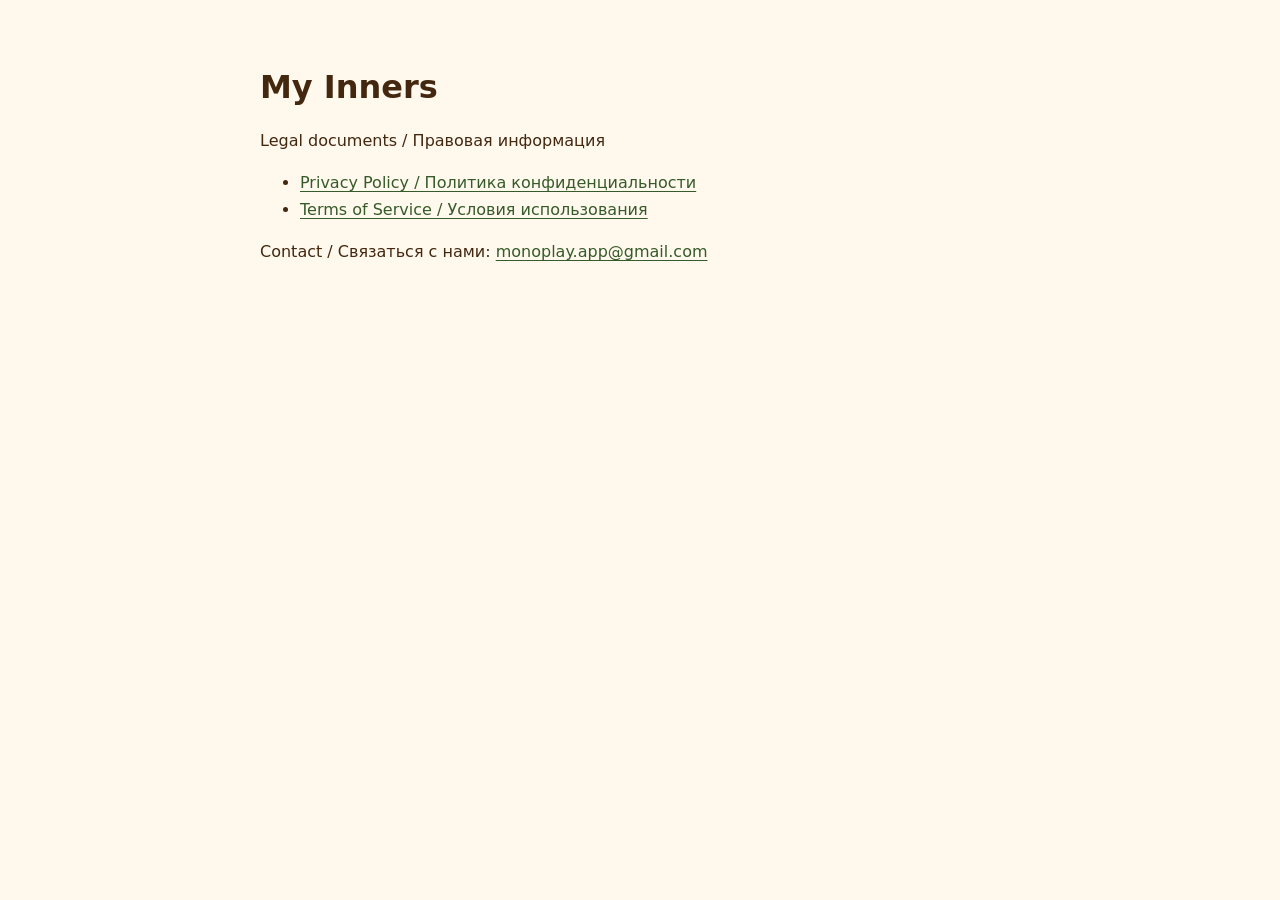
<file: index.html>
<!doctype html>
<html lang="en"><head><meta charset="utf-8"><meta name="viewport" content="width=device-width, initial-scale=1"><title>My Inners — Legal</title><link rel="stylesheet" href="style.css"></head>
<body><main><h1>My Inners</h1><p>Legal documents / Правовая информация</p><ul><li><a href="privacy-policy.html">Privacy Policy / Политика конфиденциальности</a></li><li><a href="terms-of-service.html">Terms of Service / Условия использования</a></li></ul><p>Contact / Связаться с нами: <a href="mailto:monoplay.app@gmail.com">monoplay.app@gmail.com</a></p></main></body></html>
</file>
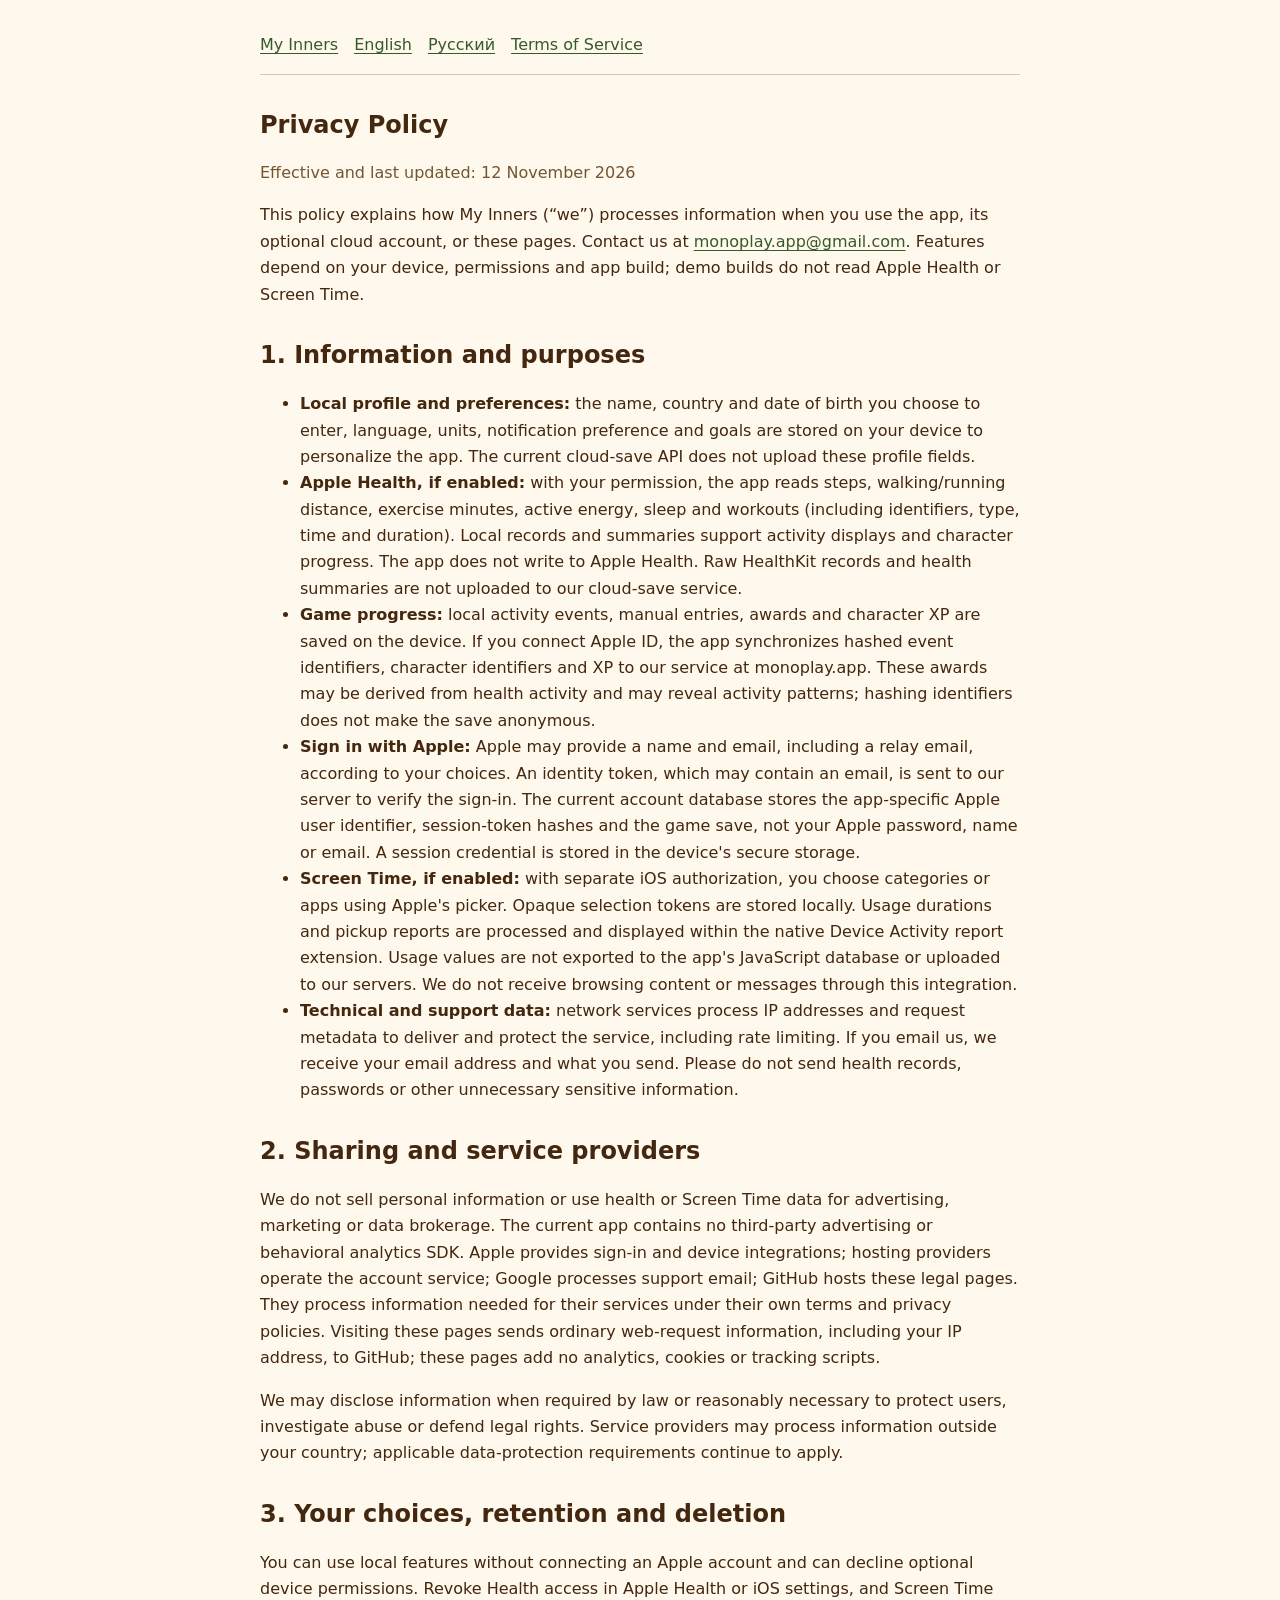
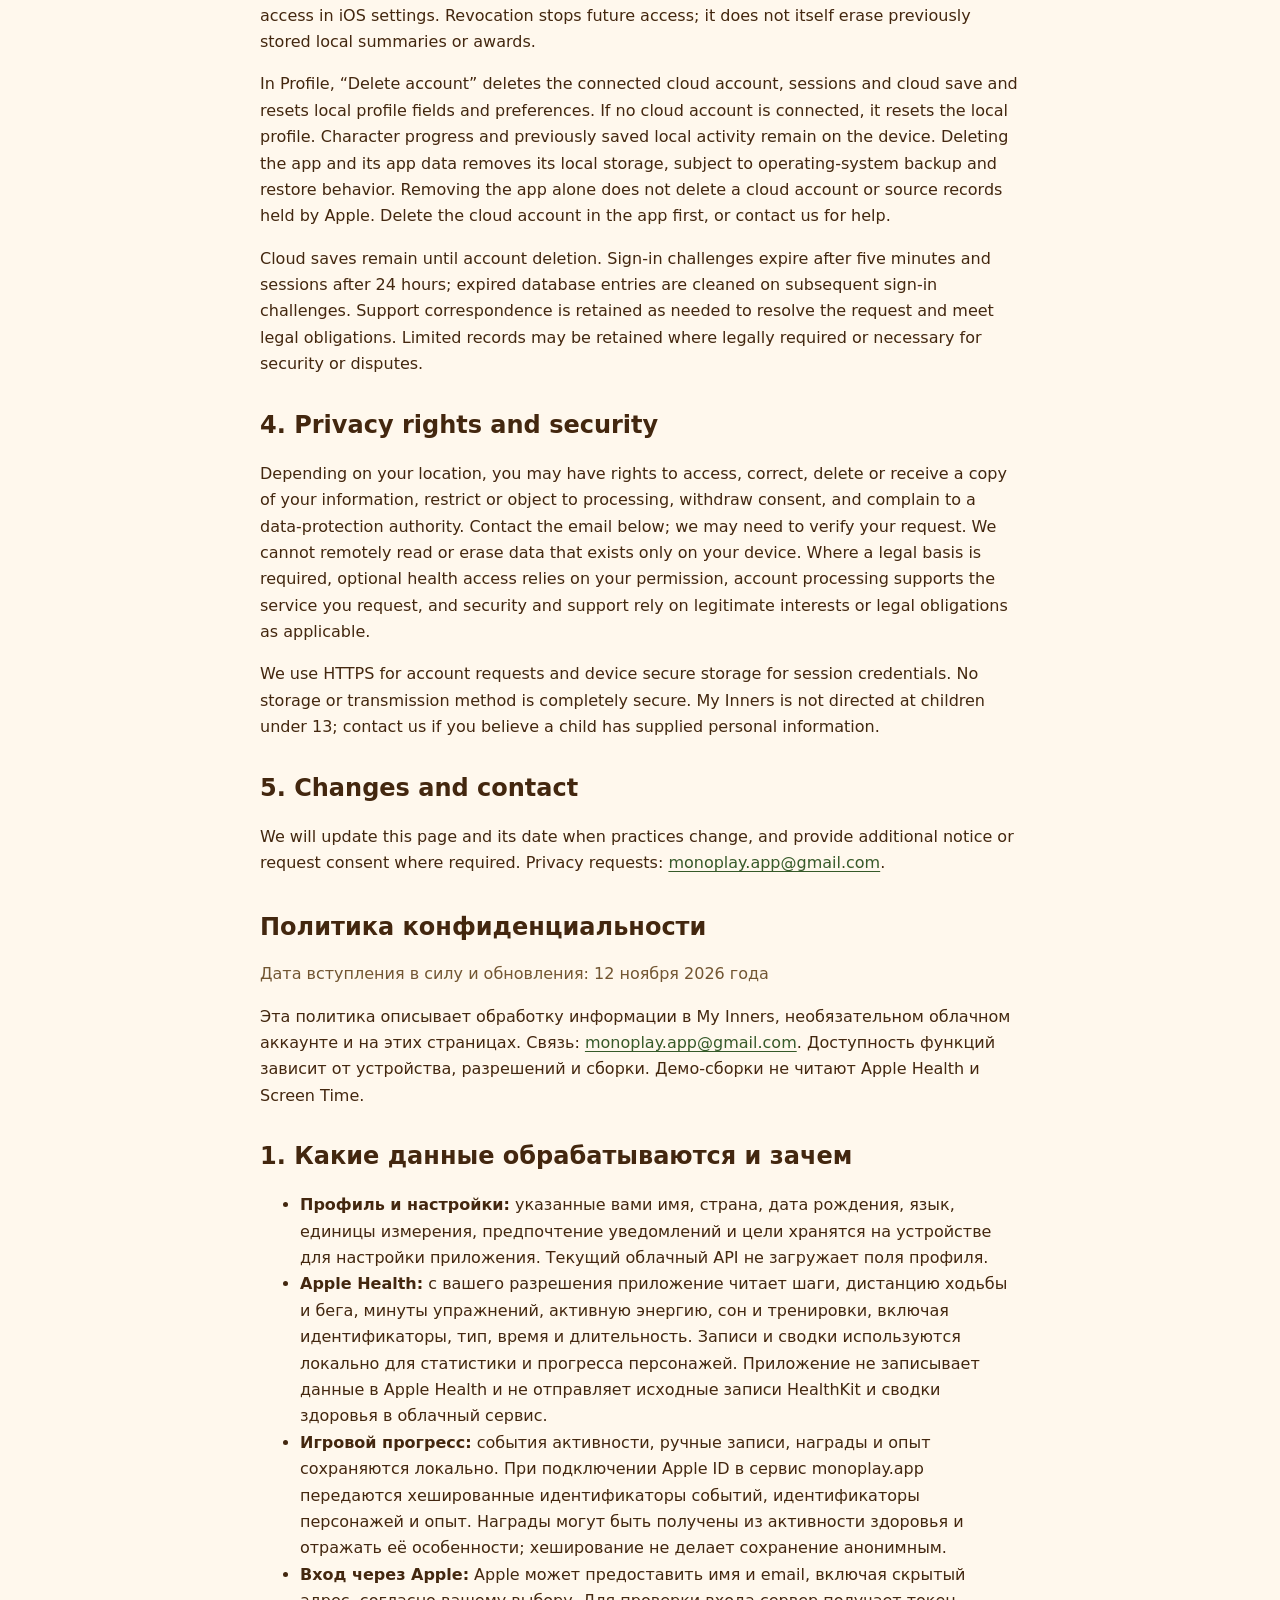
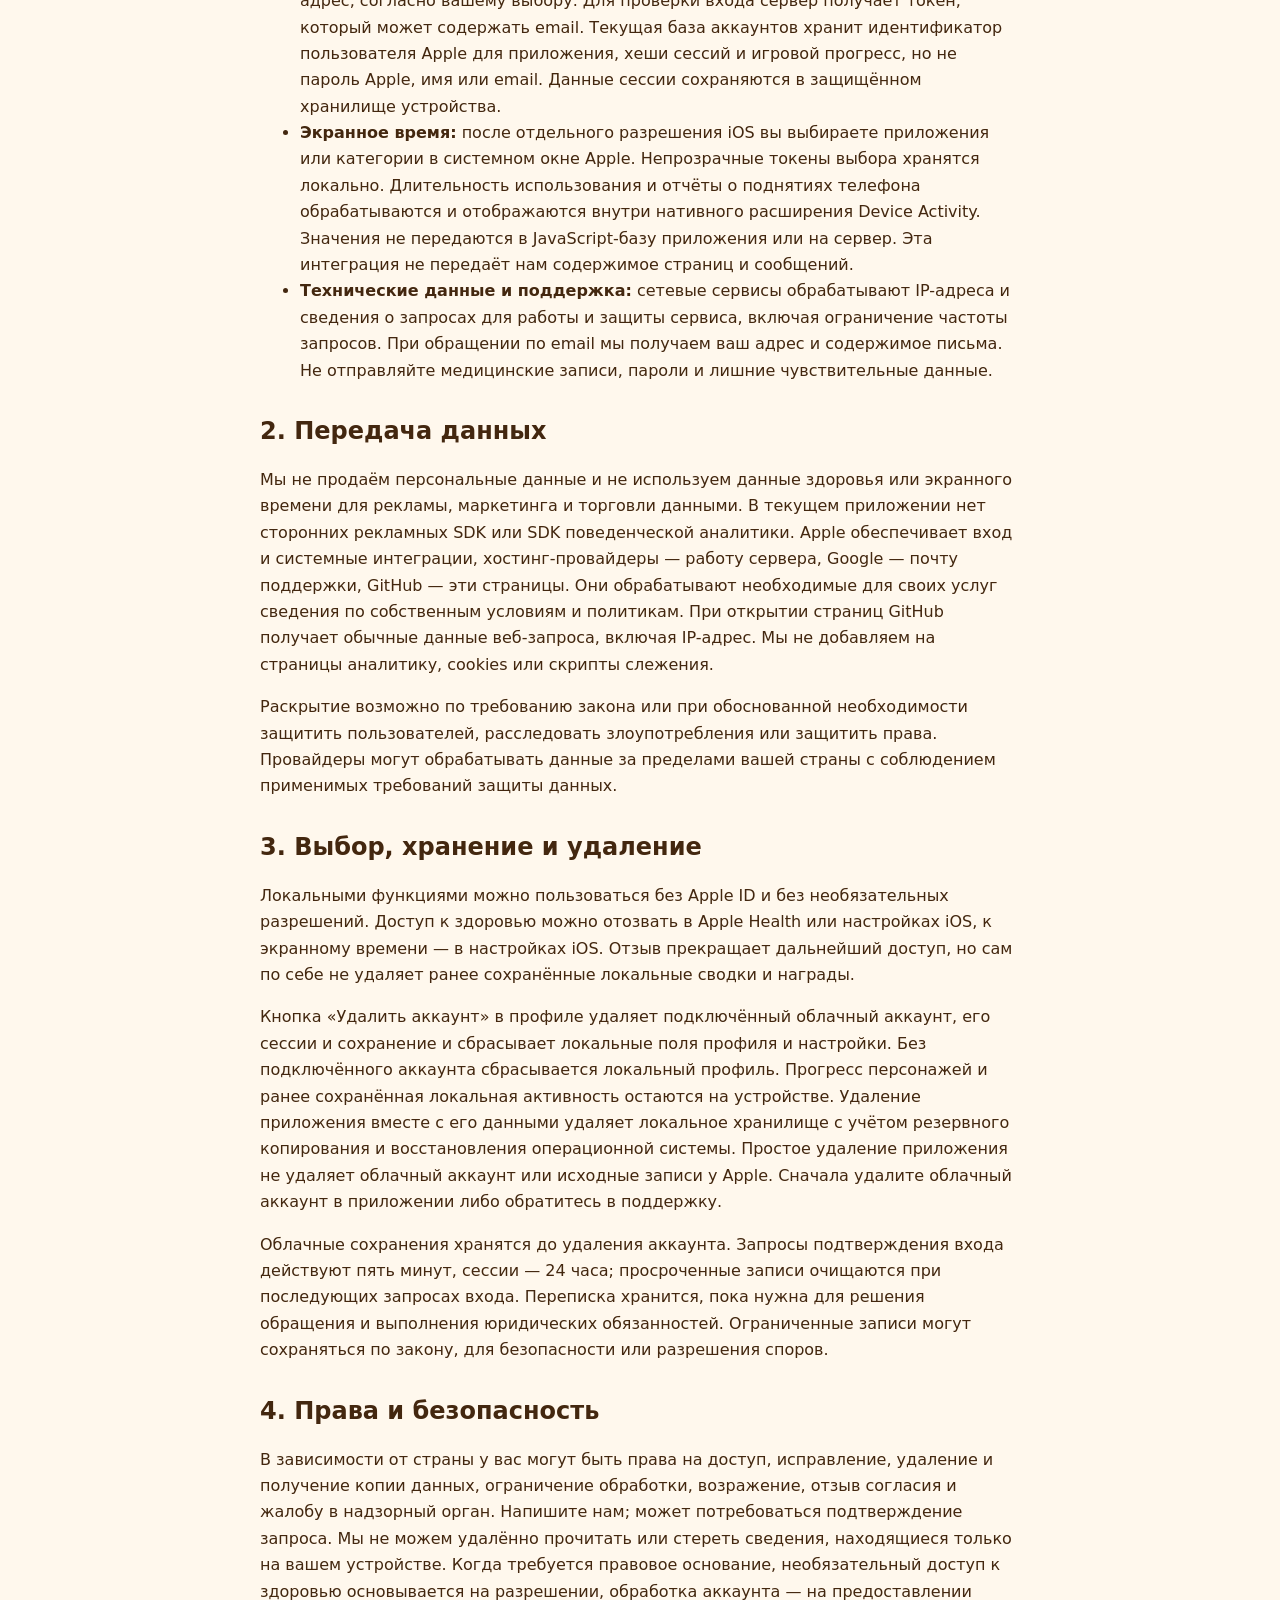
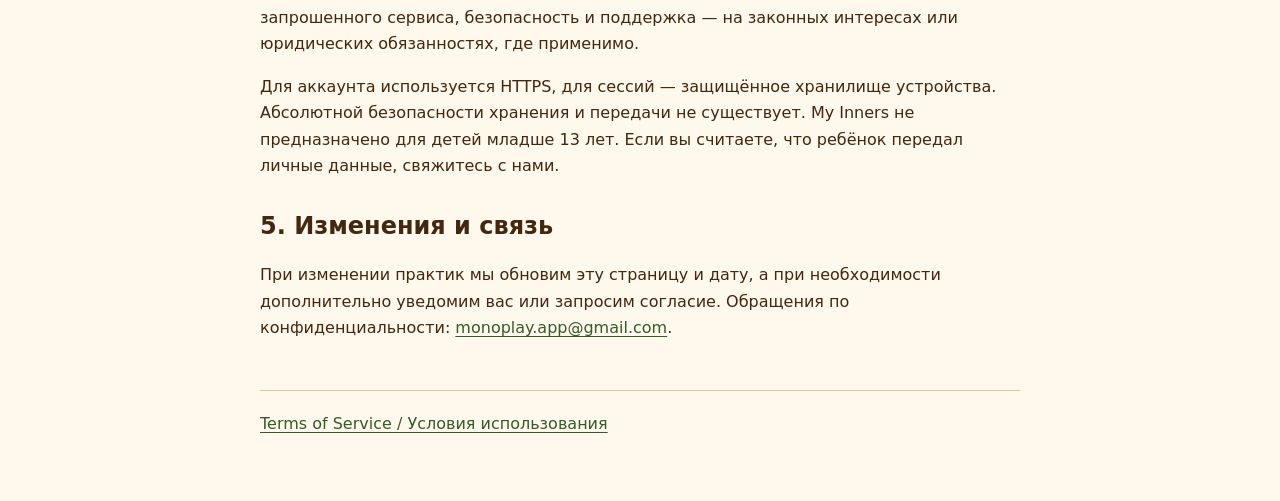
<file: privacy-policy.html>
<!doctype html>
<html lang="en"><head><meta charset="utf-8"><meta name="viewport" content="width=device-width, initial-scale=1"><meta name="description" content="How My Inners handles profile, Apple Health, Screen Time and cloud-save data."><title>Privacy Policy — My Inners</title><link rel="stylesheet" href="style.css"></head>
<body><nav aria-label="Navigation"><a href="index.html">My Inners</a><a href="#en" lang="en">English</a><a href="#ru" lang="ru">Русский</a><a href="terms-of-service.html">Terms of Service</a></nav><main>
<section id="en" lang="en"><h1>Privacy Policy</h1><p class="meta">Effective and last updated: 12 November 2026</p>
<p>This policy explains how My Inners (“we”) processes information when you use the app, its optional cloud account, or these pages. Contact us at <a href="mailto:monoplay.app@gmail.com">monoplay.app@gmail.com</a>. Features depend on your device, permissions and app build; demo builds do not read Apple Health or Screen Time.</p>
<h2>1. Information and purposes</h2>
<ul><li><strong>Local profile and preferences:</strong> the name, country and date of birth you choose to enter, language, units, notification preference and goals are stored on your device to personalize the app. The current cloud-save API does not upload these profile fields.</li>
<li><strong>Apple Health, if enabled:</strong> with your permission, the app reads steps, walking/running distance, exercise minutes, active energy, sleep and workouts (including identifiers, type, time and duration). Local records and summaries support activity displays and character progress. The app does not write to Apple Health. Raw HealthKit records and health summaries are not uploaded to our cloud-save service.</li>
<li><strong>Game progress:</strong> local activity events, manual entries, awards and character XP are saved on the device. If you connect Apple ID, the app synchronizes hashed event identifiers, character identifiers and XP to our service at monoplay.app. These awards may be derived from health activity and may reveal activity patterns; hashing identifiers does not make the save anonymous.</li>
<li><strong>Sign in with Apple:</strong> Apple may provide a name and email, including a relay email, according to your choices. An identity token, which may contain an email, is sent to our server to verify the sign-in. The current account database stores the app-specific Apple user identifier, session-token hashes and the game save, not your Apple password, name or email. A session credential is stored in the device's secure storage.</li>
<li><strong>Screen Time, if enabled:</strong> with separate iOS authorization, you choose categories or apps using Apple's picker. Opaque selection tokens are stored locally. Usage durations and pickup reports are processed and displayed within the native Device Activity report extension. Usage values are not exported to the app's JavaScript database or uploaded to our servers. We do not receive browsing content or messages through this integration.</li>
<li><strong>Technical and support data:</strong> network services process IP addresses and request metadata to deliver and protect the service, including rate limiting. If you email us, we receive your email address and what you send. Please do not send health records, passwords or other unnecessary sensitive information.</li></ul>
<h2>2. Sharing and service providers</h2>
<p>We do not sell personal information or use health or Screen Time data for advertising, marketing or data brokerage. The current app contains no third-party advertising or behavioral analytics SDK. Apple provides sign-in and device integrations; hosting providers operate the account service; Google processes support email; GitHub hosts these legal pages. They process information needed for their services under their own terms and privacy policies. Visiting these pages sends ordinary web-request information, including your IP address, to GitHub; these pages add no analytics, cookies or tracking scripts.</p>
<p>We may disclose information when required by law or reasonably necessary to protect users, investigate abuse or defend legal rights. Service providers may process information outside your country; applicable data-protection requirements continue to apply.</p>
<h2>3. Your choices, retention and deletion</h2>
<p>You can use local features without connecting an Apple account and can decline optional device permissions. Revoke Health access in Apple Health or iOS settings, and Screen Time access in iOS settings. Revocation stops future access; it does not itself erase previously stored local summaries or awards.</p>
<p>In Profile, “Delete account” deletes the connected cloud account, sessions and cloud save and resets local profile fields and preferences. If no cloud account is connected, it resets the local profile. Character progress and previously saved local activity remain on the device. Deleting the app and its app data removes its local storage, subject to operating-system backup and restore behavior. Removing the app alone does not delete a cloud account or source records held by Apple. Delete the cloud account in the app first, or contact us for help.</p>
<p>Cloud saves remain until account deletion. Sign-in challenges expire after five minutes and sessions after 24 hours; expired database entries are cleaned on subsequent sign-in challenges. Support correspondence is retained as needed to resolve the request and meet legal obligations. Limited records may be retained where legally required or necessary for security or disputes.</p>
<h2>4. Privacy rights and security</h2>
<p>Depending on your location, you may have rights to access, correct, delete or receive a copy of your information, restrict or object to processing, withdraw consent, and complain to a data-protection authority. Contact the email below; we may need to verify your request. We cannot remotely read or erase data that exists only on your device. Where a legal basis is required, optional health access relies on your permission, account processing supports the service you request, and security and support rely on legitimate interests or legal obligations as applicable.</p>
<p>We use HTTPS for account requests and device secure storage for session credentials. No storage or transmission method is completely secure. My Inners is not directed at children under 13; contact us if you believe a child has supplied personal information.</p>
<h2>5. Changes and contact</h2><p>We will update this page and its date when practices change, and provide additional notice or request consent where required. Privacy requests: <a href="mailto:monoplay.app@gmail.com">monoplay.app@gmail.com</a>.</p></section>
<section id="ru" lang="ru"><h1>Политика конфиденциальности</h1><p class="meta">Дата вступления в силу и обновления: 12 ноября 2026 года</p>
<p>Эта политика описывает обработку информации в My Inners, необязательном облачном аккаунте и на этих страницах. Связь: <a href="mailto:monoplay.app@gmail.com">monoplay.app@gmail.com</a>. Доступность функций зависит от устройства, разрешений и сборки. Демо-сборки не читают Apple Health и Screen Time.</p>
<h2>1. Какие данные обрабатываются и зачем</h2><ul>
<li><strong>Профиль и настройки:</strong> указанные вами имя, страна, дата рождения, язык, единицы измерения, предпочтение уведомлений и цели хранятся на устройстве для настройки приложения. Текущий облачный API не загружает поля профиля.</li>
<li><strong>Apple Health:</strong> с вашего разрешения приложение читает шаги, дистанцию ходьбы и бега, минуты упражнений, активную энергию, сон и тренировки, включая идентификаторы, тип, время и длительность. Записи и сводки используются локально для статистики и прогресса персонажей. Приложение не записывает данные в Apple Health и не отправляет исходные записи HealthKit и сводки здоровья в облачный сервис.</li>
<li><strong>Игровой прогресс:</strong> события активности, ручные записи, награды и опыт сохраняются локально. При подключении Apple ID в сервис monoplay.app передаются хешированные идентификаторы событий, идентификаторы персонажей и опыт. Награды могут быть получены из активности здоровья и отражать её особенности; хеширование не делает сохранение анонимным.</li>
<li><strong>Вход через Apple:</strong> Apple может предоставить имя и email, включая скрытый адрес, согласно вашему выбору. Для проверки входа сервер получает токен, который может содержать email. Текущая база аккаунтов хранит идентификатор пользователя Apple для приложения, хеши сессий и игровой прогресс, но не пароль Apple, имя или email. Данные сессии сохраняются в защищённом хранилище устройства.</li>
<li><strong>Экранное время:</strong> после отдельного разрешения iOS вы выбираете приложения или категории в системном окне Apple. Непрозрачные токены выбора хранятся локально. Длительность использования и отчёты о поднятиях телефона обрабатываются и отображаются внутри нативного расширения Device Activity. Значения не передаются в JavaScript-базу приложения или на сервер. Эта интеграция не передаёт нам содержимое страниц и сообщений.</li>
<li><strong>Технические данные и поддержка:</strong> сетевые сервисы обрабатывают IP-адреса и сведения о запросах для работы и защиты сервиса, включая ограничение частоты запросов. При обращении по email мы получаем ваш адрес и содержимое письма. Не отправляйте медицинские записи, пароли и лишние чувствительные данные.</li></ul>
<h2>2. Передача данных</h2><p>Мы не продаём персональные данные и не используем данные здоровья или экранного времени для рекламы, маркетинга и торговли данными. В текущем приложении нет сторонних рекламных SDK или SDK поведенческой аналитики. Apple обеспечивает вход и системные интеграции, хостинг-провайдеры — работу сервера, Google — почту поддержки, GitHub — эти страницы. Они обрабатывают необходимые для своих услуг сведения по собственным условиям и политикам. При открытии страниц GitHub получает обычные данные веб-запроса, включая IP-адрес. Мы не добавляем на страницы аналитику, cookies или скрипты слежения.</p>
<p>Раскрытие возможно по требованию закона или при обоснованной необходимости защитить пользователей, расследовать злоупотребления или защитить права. Провайдеры могут обрабатывать данные за пределами вашей страны с соблюдением применимых требований защиты данных.</p>
<h2>3. Выбор, хранение и удаление</h2><p>Локальными функциями можно пользоваться без Apple ID и без необязательных разрешений. Доступ к здоровью можно отозвать в Apple Health или настройках iOS, к экранному времени — в настройках iOS. Отзыв прекращает дальнейший доступ, но сам по себе не удаляет ранее сохранённые локальные сводки и награды.</p>
<p>Кнопка «Удалить аккаунт» в профиле удаляет подключённый облачный аккаунт, его сессии и сохранение и сбрасывает локальные поля профиля и настройки. Без подключённого аккаунта сбрасывается локальный профиль. Прогресс персонажей и ранее сохранённая локальная активность остаются на устройстве. Удаление приложения вместе с его данными удаляет локальное хранилище с учётом резервного копирования и восстановления операционной системы. Простое удаление приложения не удаляет облачный аккаунт или исходные записи у Apple. Сначала удалите облачный аккаунт в приложении либо обратитесь в поддержку.</p>
<p>Облачные сохранения хранятся до удаления аккаунта. Запросы подтверждения входа действуют пять минут, сессии — 24 часа; просроченные записи очищаются при последующих запросах входа. Переписка хранится, пока нужна для решения обращения и выполнения юридических обязанностей. Ограниченные записи могут сохраняться по закону, для безопасности или разрешения споров.</p>
<h2>4. Права и безопасность</h2><p>В зависимости от страны у вас могут быть права на доступ, исправление, удаление и получение копии данных, ограничение обработки, возражение, отзыв согласия и жалобу в надзорный орган. Напишите нам; может потребоваться подтверждение запроса. Мы не можем удалённо прочитать или стереть сведения, находящиеся только на вашем устройстве. Когда требуется правовое основание, необязательный доступ к здоровью основывается на разрешении, обработка аккаунта — на предоставлении запрошенного сервиса, безопасность и поддержка — на законных интересах или юридических обязанностях, где применимо.</p>
<p>Для аккаунта используется HTTPS, для сессий — защищённое хранилище устройства. Абсолютной безопасности хранения и передачи не существует. My Inners не предназначено для детей младше 13 лет. Если вы считаете, что ребёнок передал личные данные, свяжитесь с нами.</p>
<h2>5. Изменения и связь</h2><p>При изменении практик мы обновим эту страницу и дату, а при необходимости дополнительно уведомим вас или запросим согласие. Обращения по конфиденциальности: <a href="mailto:monoplay.app@gmail.com">monoplay.app@gmail.com</a>.</p></section>
</main><footer><a href="terms-of-service.html">Terms of Service / Условия использования</a></footer></body></html>
</file>
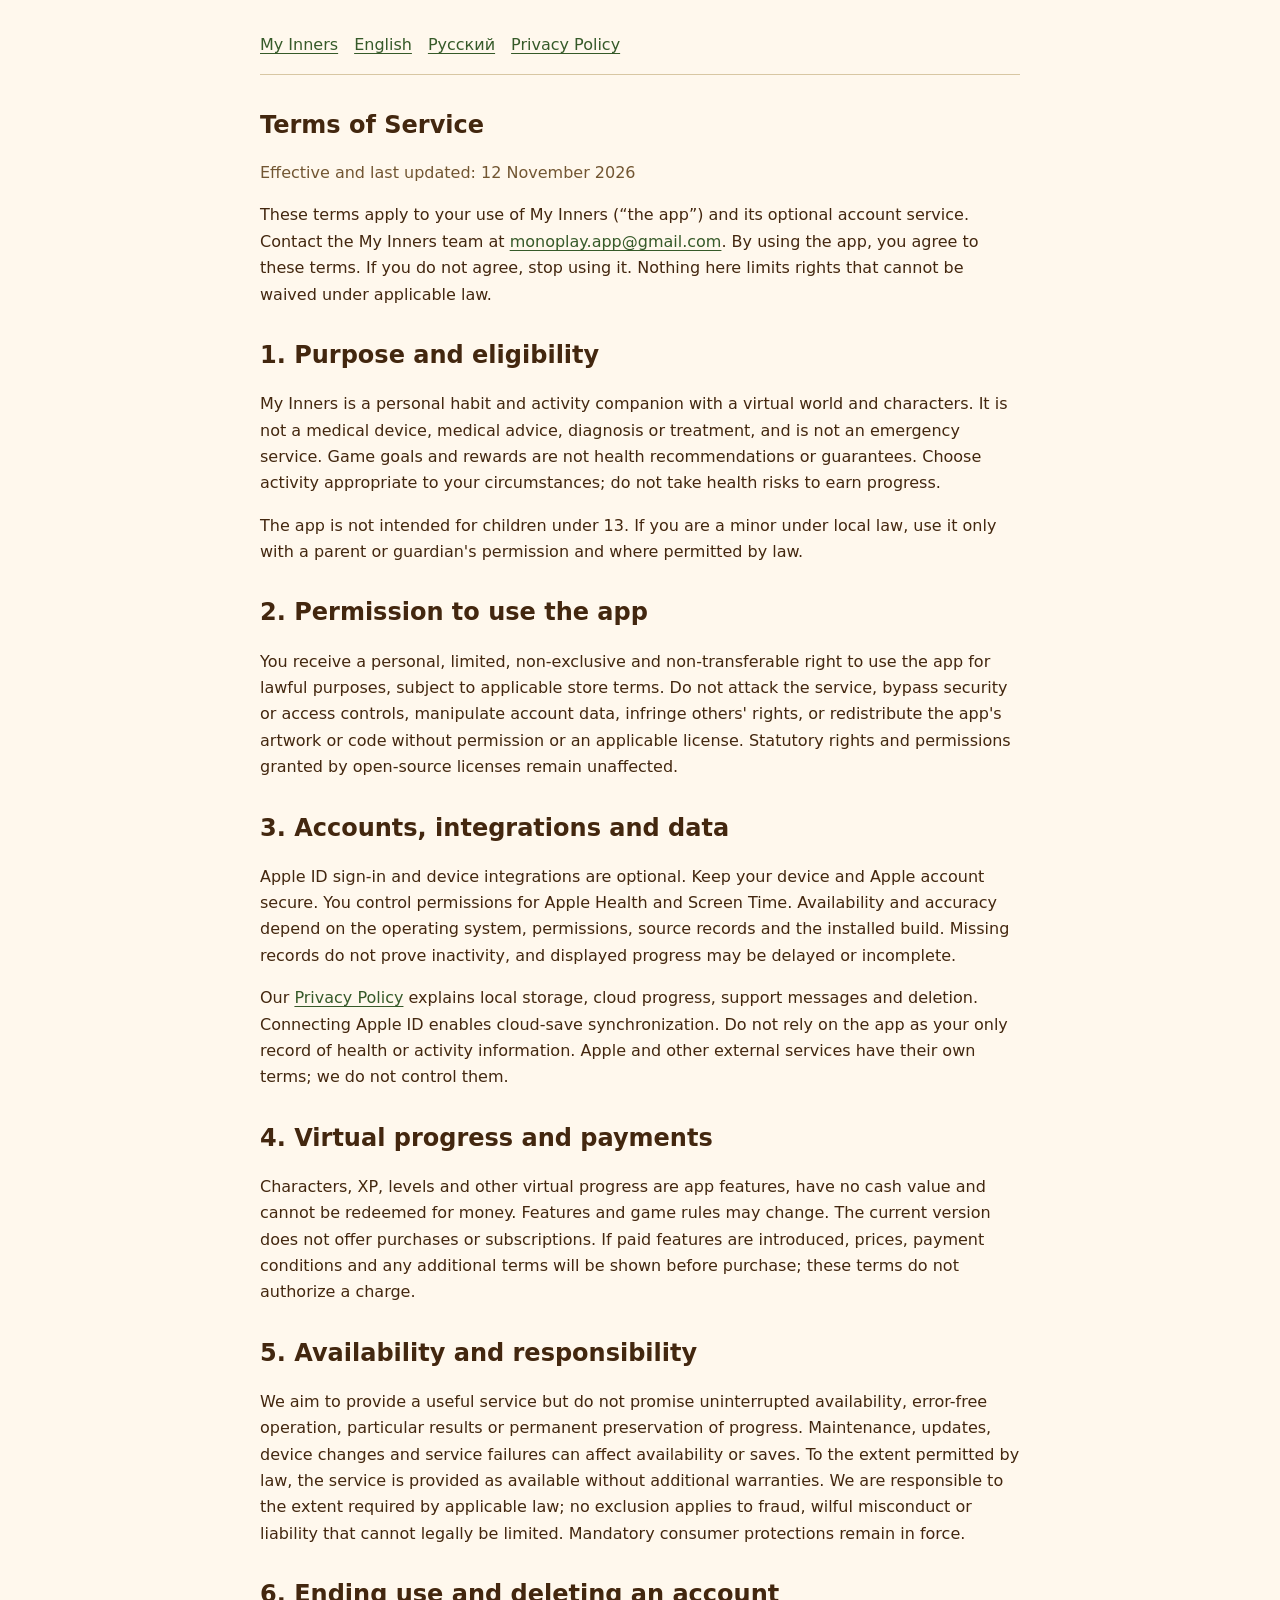
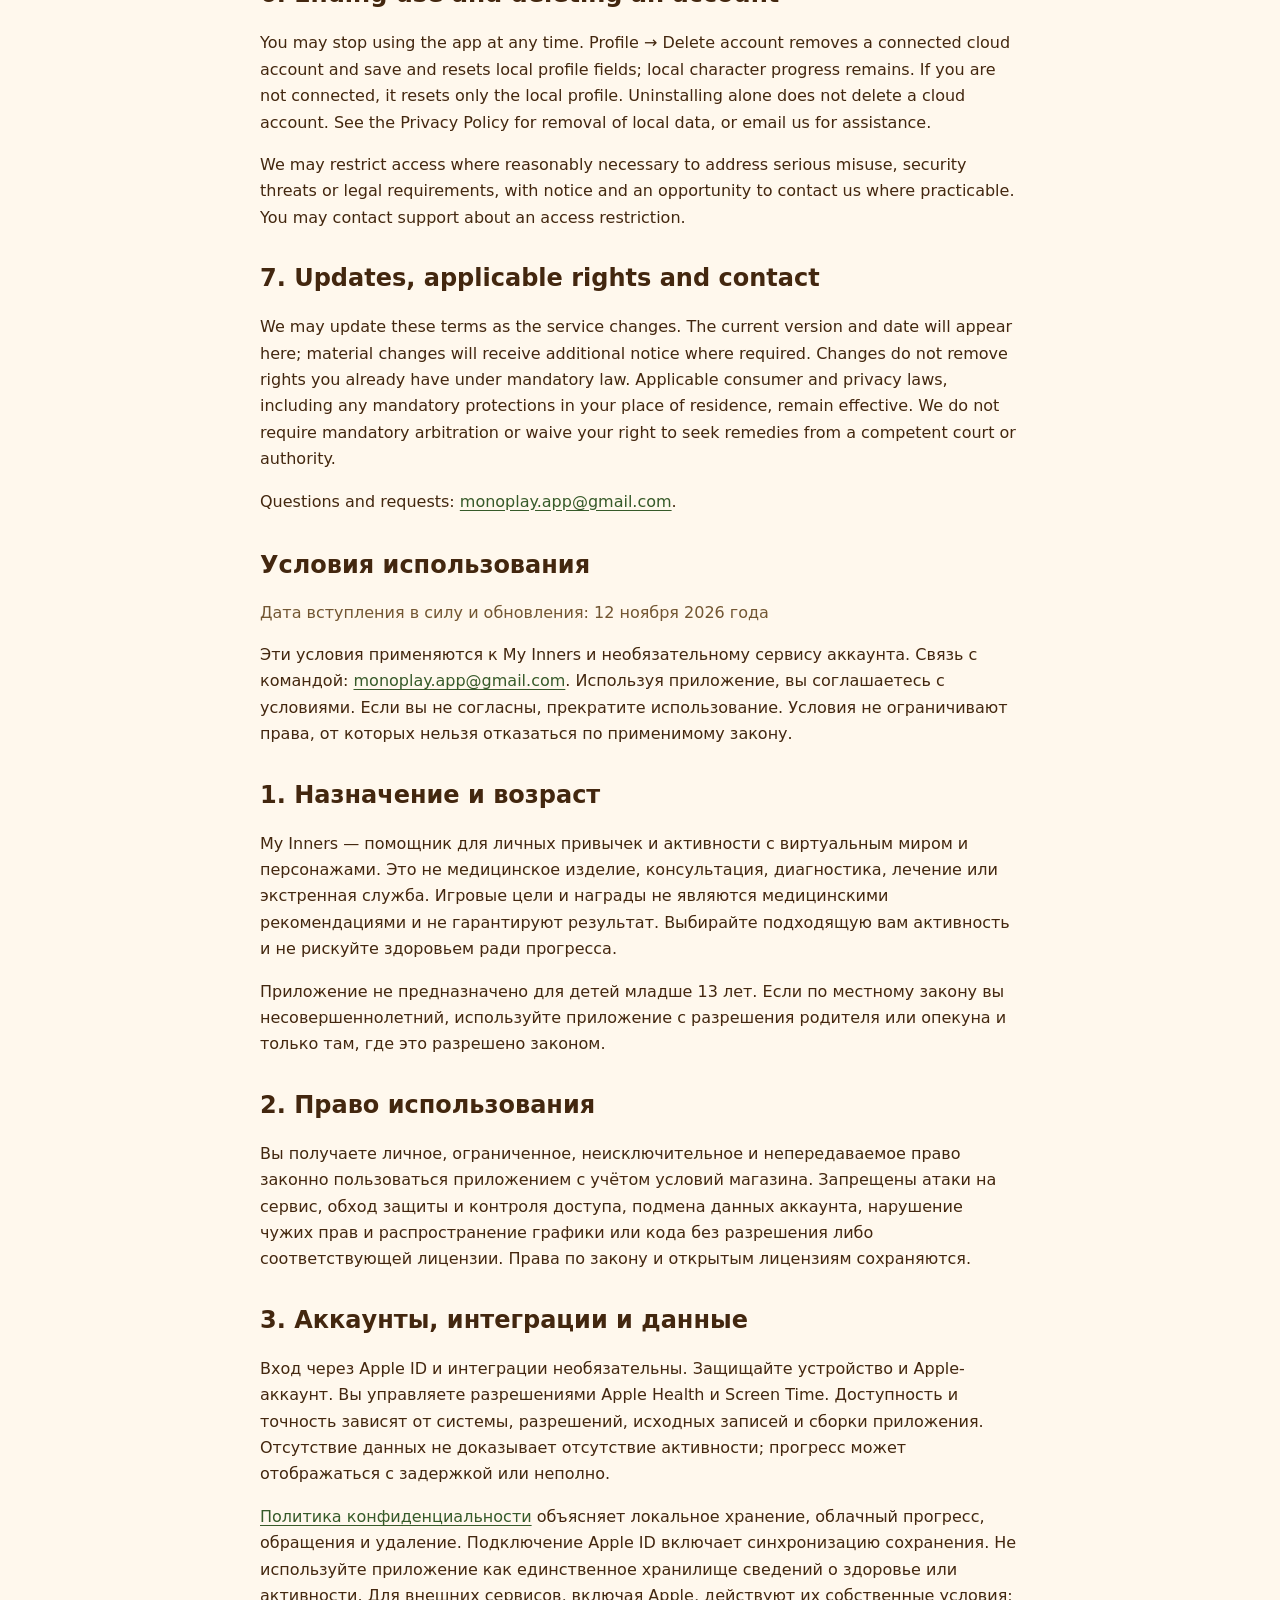
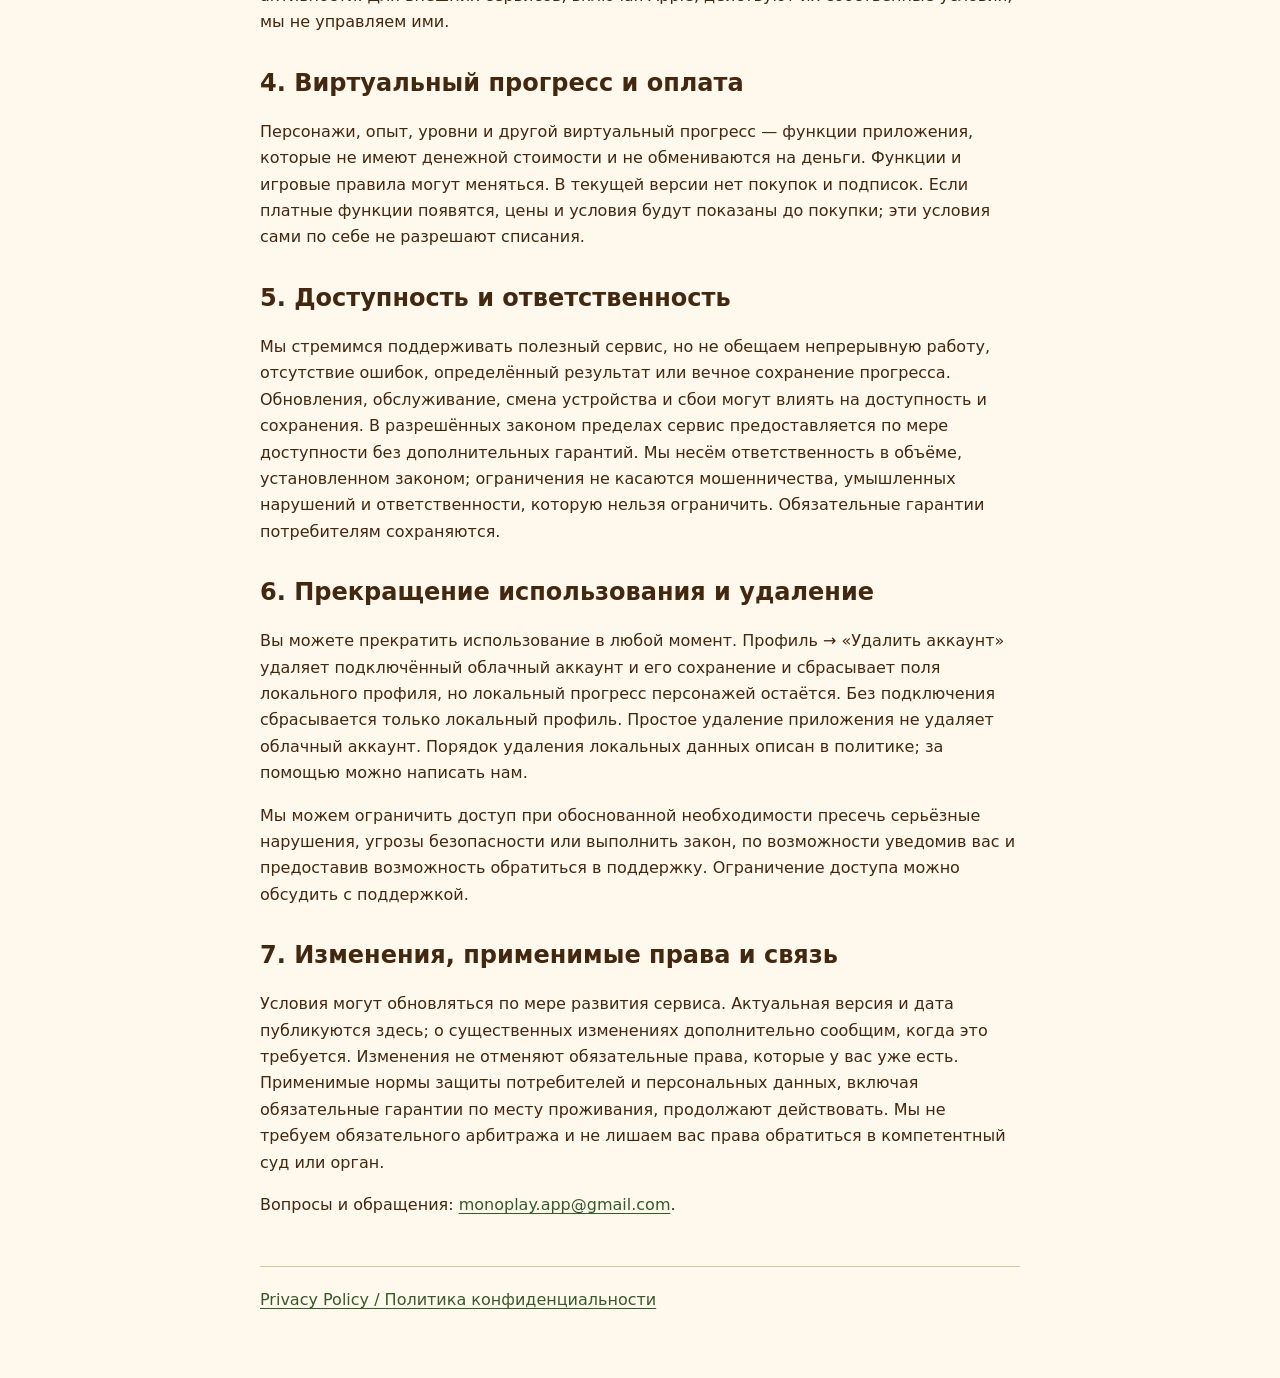
<file: terms-of-service.html>
<!doctype html>
<html lang="en"><head><meta charset="utf-8"><meta name="viewport" content="width=device-width, initial-scale=1"><meta name="description" content="Terms for using My Inners and its optional account and device integrations."><title>Terms of Service — My Inners</title><link rel="stylesheet" href="style.css"></head>
<body><nav aria-label="Navigation"><a href="index.html">My Inners</a><a href="#en" lang="en">English</a><a href="#ru" lang="ru">Русский</a><a href="privacy-policy.html">Privacy Policy</a></nav><main>
<section id="en" lang="en"><h1>Terms of Service</h1><p class="meta">Effective and last updated: 12 November 2026</p>
<p>These terms apply to your use of My Inners (“the app”) and its optional account service. Contact the My Inners team at <a href="mailto:monoplay.app@gmail.com">monoplay.app@gmail.com</a>. By using the app, you agree to these terms. If you do not agree, stop using it. Nothing here limits rights that cannot be waived under applicable law.</p>
<h2>1. Purpose and eligibility</h2><p>My Inners is a personal habit and activity companion with a virtual world and characters. It is not a medical device, medical advice, diagnosis or treatment, and is not an emergency service. Game goals and rewards are not health recommendations or guarantees. Choose activity appropriate to your circumstances; do not take health risks to earn progress.</p><p>The app is not intended for children under 13. If you are a minor under local law, use it only with a parent or guardian's permission and where permitted by law.</p>
<h2>2. Permission to use the app</h2><p>You receive a personal, limited, non-exclusive and non-transferable right to use the app for lawful purposes, subject to applicable store terms. Do not attack the service, bypass security or access controls, manipulate account data, infringe others' rights, or redistribute the app's artwork or code without permission or an applicable license. Statutory rights and permissions granted by open-source licenses remain unaffected.</p>
<h2>3. Accounts, integrations and data</h2><p>Apple ID sign-in and device integrations are optional. Keep your device and Apple account secure. You control permissions for Apple Health and Screen Time. Availability and accuracy depend on the operating system, permissions, source records and the installed build. Missing records do not prove inactivity, and displayed progress may be delayed or incomplete.</p><p>Our <a href="privacy-policy.html">Privacy Policy</a> explains local storage, cloud progress, support messages and deletion. Connecting Apple ID enables cloud-save synchronization. Do not rely on the app as your only record of health or activity information. Apple and other external services have their own terms; we do not control them.</p>
<h2>4. Virtual progress and payments</h2><p>Characters, XP, levels and other virtual progress are app features, have no cash value and cannot be redeemed for money. Features and game rules may change. The current version does not offer purchases or subscriptions. If paid features are introduced, prices, payment conditions and any additional terms will be shown before purchase; these terms do not authorize a charge.</p>
<h2>5. Availability and responsibility</h2><p>We aim to provide a useful service but do not promise uninterrupted availability, error-free operation, particular results or permanent preservation of progress. Maintenance, updates, device changes and service failures can affect availability or saves. To the extent permitted by law, the service is provided as available without additional warranties. We are responsible to the extent required by applicable law; no exclusion applies to fraud, wilful misconduct or liability that cannot legally be limited. Mandatory consumer protections remain in force.</p>
<h2>6. Ending use and deleting an account</h2><p>You may stop using the app at any time. Profile → Delete account removes a connected cloud account and save and resets local profile fields; local character progress remains. If you are not connected, it resets only the local profile. Uninstalling alone does not delete a cloud account. See the Privacy Policy for removal of local data, or email us for assistance.</p><p>We may restrict access where reasonably necessary to address serious misuse, security threats or legal requirements, with notice and an opportunity to contact us where practicable. You may contact support about an access restriction.</p>
<h2>7. Updates, applicable rights and contact</h2><p>We may update these terms as the service changes. The current version and date will appear here; material changes will receive additional notice where required. Changes do not remove rights you already have under mandatory law. Applicable consumer and privacy laws, including any mandatory protections in your place of residence, remain effective. We do not require mandatory arbitration or waive your right to seek remedies from a competent court or authority.</p><p>Questions and requests: <a href="mailto:monoplay.app@gmail.com">monoplay.app@gmail.com</a>.</p></section>
<section id="ru" lang="ru"><h1>Условия использования</h1><p class="meta">Дата вступления в силу и обновления: 12 ноября 2026 года</p>
<p>Эти условия применяются к My Inners и необязательному сервису аккаунта. Связь с командой: <a href="mailto:monoplay.app@gmail.com">monoplay.app@gmail.com</a>. Используя приложение, вы соглашаетесь с условиями. Если вы не согласны, прекратите использование. Условия не ограничивают права, от которых нельзя отказаться по применимому закону.</p>
<h2>1. Назначение и возраст</h2><p>My Inners — помощник для личных привычек и активности с виртуальным миром и персонажами. Это не медицинское изделие, консультация, диагностика, лечение или экстренная служба. Игровые цели и награды не являются медицинскими рекомендациями и не гарантируют результат. Выбирайте подходящую вам активность и не рискуйте здоровьем ради прогресса.</p><p>Приложение не предназначено для детей младше 13 лет. Если по местному закону вы несовершеннолетний, используйте приложение с разрешения родителя или опекуна и только там, где это разрешено законом.</p>
<h2>2. Право использования</h2><p>Вы получаете личное, ограниченное, неисключительное и непередаваемое право законно пользоваться приложением с учётом условий магазина. Запрещены атаки на сервис, обход защиты и контроля доступа, подмена данных аккаунта, нарушение чужих прав и распространение графики или кода без разрешения либо соответствующей лицензии. Права по закону и открытым лицензиям сохраняются.</p>
<h2>3. Аккаунты, интеграции и данные</h2><p>Вход через Apple ID и интеграции необязательны. Защищайте устройство и Apple-аккаунт. Вы управляете разрешениями Apple Health и Screen Time. Доступность и точность зависят от системы, разрешений, исходных записей и сборки приложения. Отсутствие данных не доказывает отсутствие активности; прогресс может отображаться с задержкой или неполно.</p><p><a href="privacy-policy.html#ru">Политика конфиденциальности</a> объясняет локальное хранение, облачный прогресс, обращения и удаление. Подключение Apple ID включает синхронизацию сохранения. Не используйте приложение как единственное хранилище сведений о здоровье или активности. Для внешних сервисов, включая Apple, действуют их собственные условия; мы не управляем ими.</p>
<h2>4. Виртуальный прогресс и оплата</h2><p>Персонажи, опыт, уровни и другой виртуальный прогресс — функции приложения, которые не имеют денежной стоимости и не обмениваются на деньги. Функции и игровые правила могут меняться. В текущей версии нет покупок и подписок. Если платные функции появятся, цены и условия будут показаны до покупки; эти условия сами по себе не разрешают списания.</p>
<h2>5. Доступность и ответственность</h2><p>Мы стремимся поддерживать полезный сервис, но не обещаем непрерывную работу, отсутствие ошибок, определённый результат или вечное сохранение прогресса. Обновления, обслуживание, смена устройства и сбои могут влиять на доступность и сохранения. В разрешённых законом пределах сервис предоставляется по мере доступности без дополнительных гарантий. Мы несём ответственность в объёме, установленном законом; ограничения не касаются мошенничества, умышленных нарушений и ответственности, которую нельзя ограничить. Обязательные гарантии потребителям сохраняются.</p>
<h2>6. Прекращение использования и удаление</h2><p>Вы можете прекратить использование в любой момент. Профиль → «Удалить аккаунт» удаляет подключённый облачный аккаунт и его сохранение и сбрасывает поля локального профиля, но локальный прогресс персонажей остаётся. Без подключения сбрасывается только локальный профиль. Простое удаление приложения не удаляет облачный аккаунт. Порядок удаления локальных данных описан в политике; за помощью можно написать нам.</p><p>Мы можем ограничить доступ при обоснованной необходимости пресечь серьёзные нарушения, угрозы безопасности или выполнить закон, по возможности уведомив вас и предоставив возможность обратиться в поддержку. Ограничение доступа можно обсудить с поддержкой.</p>
<h2>7. Изменения, применимые права и связь</h2><p>Условия могут обновляться по мере развития сервиса. Актуальная версия и дата публикуются здесь; о существенных изменениях дополнительно сообщим, когда это требуется. Изменения не отменяют обязательные права, которые у вас уже есть. Применимые нормы защиты потребителей и персональных данных, включая обязательные гарантии по месту проживания, продолжают действовать. Мы не требуем обязательного арбитража и не лишаем вас права обратиться в компетентный суд или орган.</p><p>Вопросы и обращения: <a href="mailto:monoplay.app@gmail.com">monoplay.app@gmail.com</a>.</p></section>
</main><footer><a href="privacy-policy.html">Privacy Policy / Политика конфиденциальности</a></footer></body></html>
</file>
<file: style.css>
:root { color-scheme: light; font-family: system-ui, sans-serif; color: #43270f; background: #fff8ed; }
body { max-width: 760px; margin: auto; padding: 32px 20px 64px; line-height: 1.65; }
a { color: #365a29; text-underline-offset: 3px; }
nav { display: flex; flex-wrap: wrap; gap: 16px; border-bottom: 1px solid #d8c7a3; padding-bottom: 16px; }
h1 { line-height: 1.2; margin-top: 36px; } h2 { line-height: 1.3; margin-top: 32px; }
.meta { color: #725632; } section { scroll-margin-top: 20px; }
footer { margin-top: 48px; border-top: 1px solid #d8c7a3; padding-top: 20px; }
@media (max-width: 400px) { body { padding: 20px 16px 40px; } h1 { font-size: 1.8rem; } }
</file>
